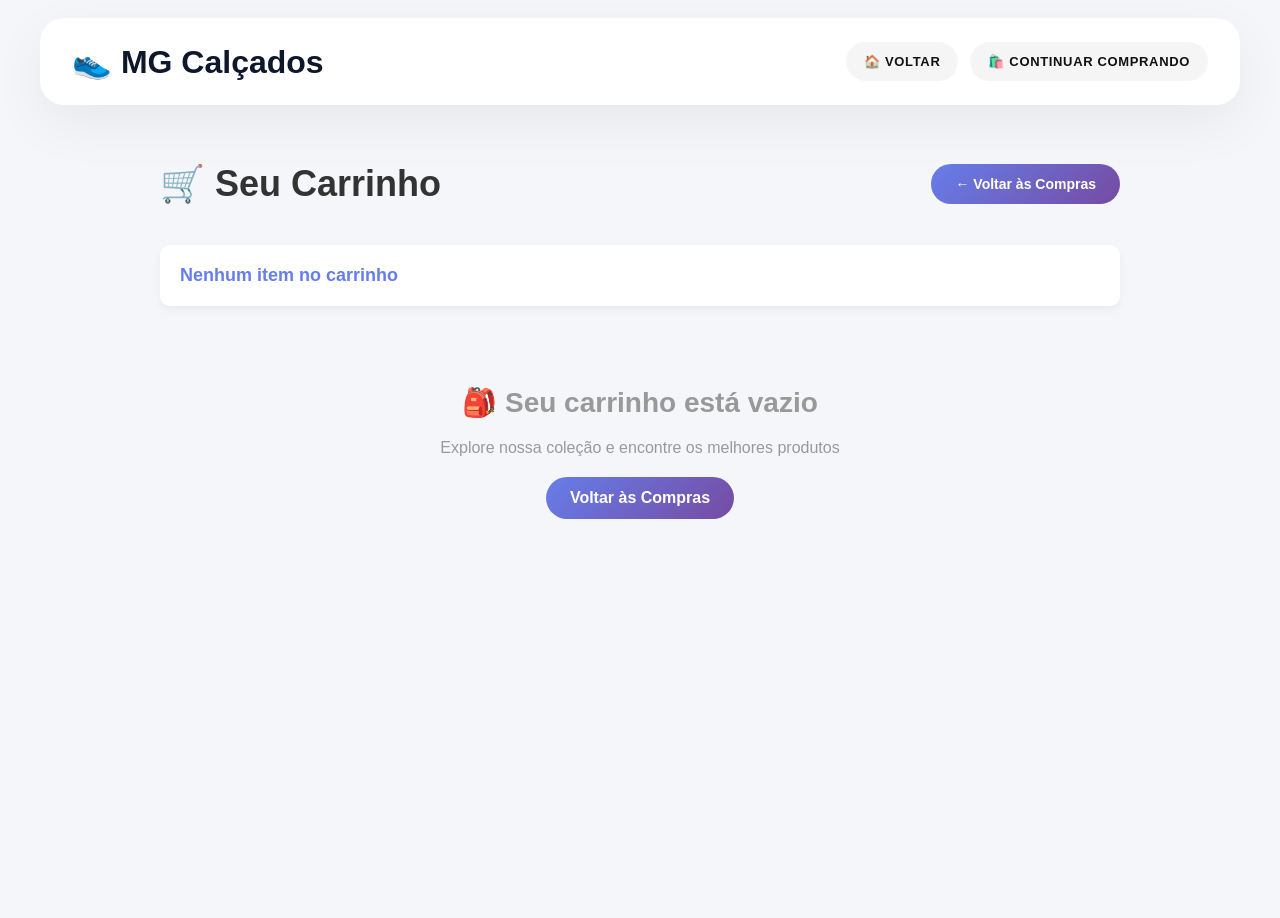
<file: carrinho.html>
<!DOCTYPE html>
<html lang="pt-br">
<head>
  <meta charset="UTF-8">
  <meta name="viewport" content="width=device-width, initial-scale=1.0">
  <title>Carrinho - MG Calçados</title>
  <link rel="stylesheet" href="style.css">
  <style>
    .container-carrinho {
      max-width: 1000px;
      margin: 0 auto;
      padding: 40px 20px;
    }

    .header-carrinho {
      display: flex;
      justify-content: space-between;
      align-items: center;
      margin-bottom: 40px;
      flex-wrap: wrap;
      gap: 20px;
    }

    .header-carrinho h1 {
      font-size: 36px;
      color: #333;
    }

    .btn-voltar {
      padding: 12px 24px;
      background: linear-gradient(135deg, #667eea 0%, #764ba2 100%);
      color: white;
      border: none;
      border-radius: 25px;
      cursor: pointer;
      font-weight: 600;
      font-size: 14px;
      transition: all 0.3s ease;
      text-decoration: none;
      display: inline-block;
    }

    .btn-voltar:hover {
      transform: translateX(-5px);
      box-shadow: 0 5px 15px rgba(102, 126, 234, 0.3);
    }

    .info-carrinho {
      background: white;
      padding: 20px;
      border-radius: 10px;
      margin-bottom: 20px;
      box-shadow: 0 4px 10px rgba(0, 0, 0, 0.05);
    }

    .info-carrinho h3 {
      color: #667eea;
      font-size: 18px;
      margin: 0;
    }

    #lista {
      display: flex;
      flex-direction: column;
      gap: 20px;
    }

    .item-carrinho {
      display: flex;
      gap: 20px;
      background: white;
      padding: 20px;
      border-radius: 12px;
      box-shadow: 0 4px 12px rgba(0, 0, 0, 0.08);
      transition: all 0.3s ease;
    }

    .item-carrinho:hover {
      box-shadow: 0 8px 20px rgba(0, 0, 0, 0.12);
      transform: translateY(-2px);
    }

    .item-carrinho img {
      width: 120px;
      height: 120px;
      object-fit: cover;
      border-radius: 10px;
      flex-shrink: 0;
    }

    .item-info {
      flex: 1;
      display: flex;
      flex-direction: column;
      justify-content: space-between;
    }

    .item-info p {
      margin: 5px 0;
      color: #333;
      font-weight: 500;
    }

    .item-info p:first-child {
      font-size: 18px;
      font-weight: 700;
      color: #333;
    }

    .item-info span {
      color: #667eea;
      font-size: 12px;
      text-transform: uppercase;
      letter-spacing: 1px;
    }

    .preco-item {
      font-size: 20px;
      color: #f5576c;
      font-weight: 700;
    }

    .btn-remover {
      background: linear-gradient(135deg, #f093fb 0%, #f5576c 100%);
      color: white;
      padding: 8px 16px;
      border: none;
      border-radius: 6px;
      cursor: pointer;
      font-weight: 600;
      font-size: 12px;
      transition: all 0.3s ease;
      width: fit-content;
    }

    .btn-remover:hover {
      transform: scale(1.05);
    }

    .resumo {
      background: white;
      padding: 30px;
      border-radius: 12px;
      box-shadow: 0 8px 25px rgba(102, 126, 234, 0.15);
      margin-top: 30px;
      border: 2px solid #667eea;
    }

    .resumo h2 {
      color: #333;
      margin-bottom: 15px;
      border-bottom: 2px solid #667eea;
      padding-bottom: 15px;
    }

    #total {
      font-size: 28px;
      color: #f5576c;
      font-weight: 700;
      margin-bottom: 20px;
    }

    .btn-finalizar {
      width: 100%;
      padding: 16px;
      background: linear-gradient(135deg, #f093fb 0%, #f5576c 100%);
      color: white;
      border: none;
      border-radius: 8px;
      font-weight: 700;
      font-size: 18px;
      cursor: pointer;
      transition: all 0.3s ease;
      box-shadow: 0 6px 20px rgba(245, 87, 108, 0.3);
    }

    .btn-finalizar:hover {
      transform: translateY(-2px);
      box-shadow: 0 8px 25px rgba(245, 87, 108, 0.5);
    }

    .btn-finalizar:disabled {
      opacity: 0.5;
      cursor: not-allowed;
    }

    .carrinho-vazio {
      text-align: center;
      padding: 60px 20px;
      color: #999;
    }

    .carrinho-vazio h2 {
      font-size: 28px;
      margin-bottom: 20px;
    }

    .carrinho-vazio a {
      display: inline-block;
      margin-top: 20px;
      padding: 12px 24px;
      background: linear-gradient(135deg, #667eea 0%, #764ba2 100%);
      color: white;
      border-radius: 25px;
      text-decoration: none;
      font-weight: 600;
      transition: all 0.3s ease;
    }

    .carrinho-vazio a:hover {
      transform: translateY(-2px);
      box-shadow: 0 5px 15px rgba(102, 126, 234, 0.3);
    }
  </style>
</head>
<body>

<header>
  <h1>👟 MG Calçados</h1>
  <nav>
    <a href="index.html">🏠 Voltar</a>
    <a href="index.html">🛍️ Continuar Comprando</a>
  </nav>
</header>

<div class="container-carrinho">
  <div class="header-carrinho">
    <h1>🛒 Seu Carrinho</h1>
    <button class="btn-voltar" onclick="window.location.href='index.html'">← Voltar às Compras</button>
  </div>

  <div class="info-carrinho">
    <h3 id="qtd"></h3>
  </div>

  <div id="lista"></div>

  <div class="resumo" id="resumo-container" style="display: none;">
    <h2>📋 Resumo do Pedido</h2>
    <h2 id="total"></h2>
    <button class="btn-finalizar" onclick="finalizarPedido()">✅ Finalizar Compra</button>
  </div>

  <div class="carrinho-vazio" id="vazio" style="display: none;">
    <h2>🎒 Seu carrinho está vazio</h2>
    <p>Explore nossa coleção e encontre os melhores produtos</p>
    <a href="index.html">Voltar às Compras</a>
  </div>
</div>

<script>
function formatarPreco(valor) {
  const numero = Number(valor);
  if (Number.isNaN(numero)) return "0,00";
  return numero.toLocaleString("pt-BR", { minimumFractionDigits: 2, maximumFractionDigits: 2 });
}

let carrinho = JSON.parse(localStorage.getItem("carrinho")) || [];

if (carrinho.length === 0) {
  document.getElementById("vazio").style.display = "block";
  document.getElementById("qtd").innerText = "Nenhum item no carrinho";
} else {
  document.getElementById("resumo-container").style.display = "block";
  
  document.getElementById("qtd").innerText = 
    `📦 Quantidade de itens: ${carrinho.length}`;

  let total = 0;
  const lista = document.getElementById("lista");

  carrinho.forEach((item, index) => {
    total += item.preco;

    lista.innerHTML += `
      <div class="item-carrinho">
        <img src="${item.imagem}" alt="${item.nome}">
        <div class="item-info">
          <p>${item.nome}</p>
          <div>
            <span>Opção #:</span> <p>${item.opcao || '—'}</p>
            <span>Cor:</span> <p>${item.cor}</p>
            <span>Tamanho:</span> <p>${item.tamanho}</p>
          </div>
        </div>
        <div style="display: flex; flex-direction: column; justify-content: space-between; text-align: right;">
          <p class="preco-item">R$ ${formatarPreco(item.preco)}</p>
          <button class="btn-remover" onclick="removerItem(${index})">🗑️ Remover</button>
        </div>
      </div>
    `;
  });

  document.getElementById("total").innerText = 
    `💰 Total: R$ ${formatarPreco(total)}`;
}

function removerItem(index) {
  carrinho.splice(index, 1);
  localStorage.setItem("carrinho", JSON.stringify(carrinho));
  location.reload();
}

function finalizarPedido() {
  if (carrinho.length > 0) {
    const total = carrinho.reduce((acc, item) => acc + item.preco, 0);
    const mensagem = `Olá! Gostaria de finalizar meu pedido. Total: R$ ${formatarPreco(total)}`;
    const telefone = "5565999483124";
    const url = `https://wa.me/${telefone}?text=${encodeURIComponent(mensagem)}`;
    window.open(url, "_blank");
  }
}
</script>

</body>
</html>
</file>
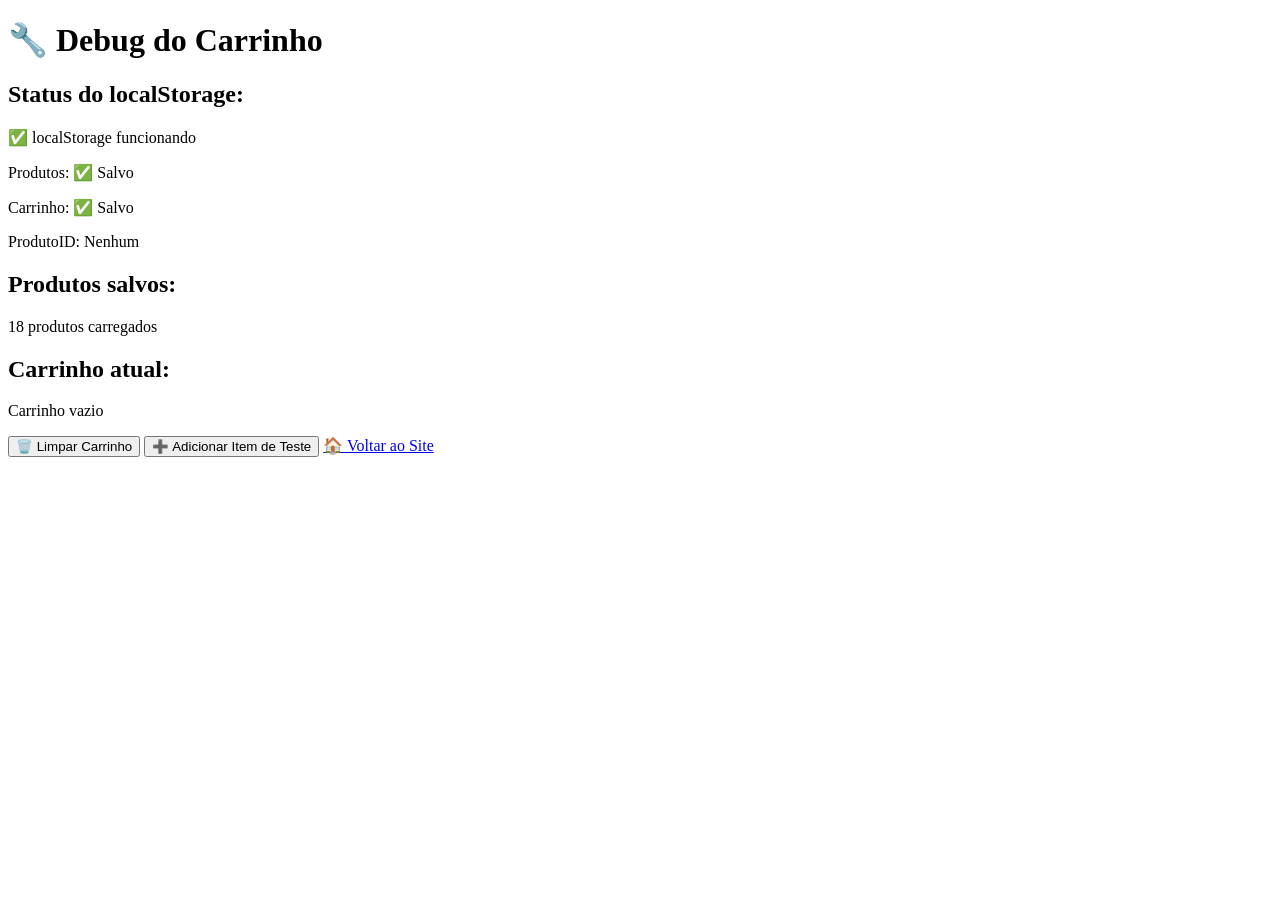
<file: debug.html>
<!DOCTYPE html>
<html lang="pt-br">
<head>
  <meta charset="UTF-8">
  <meta name="viewport" content="width=device-width, initial-scale=1.0">
  <title>Debug - MG Calçados</title>
</head>
<body>
  <h1>🔧 Debug do Carrinho</h1>

  <h2>Status do localStorage:</h2>
  <div id="status"></div>

  <h2>Produtos salvos:</h2>
  <div id="produtos"></div>

  <h2>Carrinho atual:</h2>
  <div id="carrinho"></div>

  <button onclick="limparCarrinho()">🗑️ Limpar Carrinho</button>
  <button onclick="adicionarTeste()">➕ Adicionar Item de Teste</button>
  <a href="index.html">🏠 Voltar ao Site</a>

  <script>
    function formatarPreco(valor) {
      const numero = Number(valor);
      if (Number.isNaN(numero)) return "0,00";
      return numero.toLocaleString("pt-BR", { minimumFractionDigits: 2, maximumFractionDigits: 2 });
    }

    function atualizarStatus() {
      const status = document.getElementById("status");
      const produtos = document.getElementById("produtos");
      const carrinho = document.getElementById("carrinho");

      // Status localStorage
      try {
        const lsProdutos = localStorage.getItem("produtos");
        const lsCarrinho = localStorage.getItem("carrinho");
        const lsProdutoID = localStorage.getItem("produtoID");

        status.innerHTML = `
          <p>✅ localStorage funcionando</p>
          <p>Produtos: ${lsProdutos ? '✅ Salvo' : '❌ Não encontrado'}</p>
          <p>Carrinho: ${lsCarrinho ? '✅ Salvo' : '❌ Não encontrado'}</p>
          <p>ProdutoID: ${lsProdutoID || 'Nenhum'}</p>
        `;

        // Produtos
        if (lsProdutos) {
          const prods = JSON.parse(lsProdutos);
          produtos.innerHTML = `<p>${prods.length} produtos carregados</p>`;
        } else {
          produtos.innerHTML = `<p>❌ Nenhum produto encontrado</p>`;
        }

        // Carrinho
        if (lsCarrinho) {
          const cart = JSON.parse(lsCarrinho);
          if (Array.isArray(cart) && cart.length > 0) {
            carrinho.innerHTML = `<p>${cart.length} itens no carrinho:</p><ul>`;
            cart.forEach((item, i) => {
              carrinho.innerHTML += `<li>${i+1}. ${item.nome} - ${item.cor} - Tamanho ${item.tamanho} - R$ ${formatarPreco(item.preco)}</li>`;
            });
            carrinho.innerHTML += `</ul>`;
          } else {
            carrinho.innerHTML = `<p>Carrinho vazio</p>`;
          }
        } else {
          carrinho.innerHTML = `<p>❌ Carrinho não inicializado</p>`;
        }

      } catch (error) {
        status.innerHTML = `<p>❌ Erro no localStorage: ${error.message}</p>`;
      }
    }

    function limparCarrinho() {
      localStorage.setItem("carrinho", JSON.stringify([]));
      atualizarStatus();
      alert("Carrinho limpo!");
    }

    function adicionarTeste() {
      const itemTeste = {
        nome: "Item de Teste",
        preco: 99.90,
        cor: "Azul",
        tamanho: "42",
        imagem: "https://via.placeholder.com/200",
        opcao: 1
      };

      let carrinho = JSON.parse(localStorage.getItem("carrinho")) || [];
      carrinho.push(itemTeste);
      localStorage.setItem("carrinho", JSON.stringify(carrinho));

      atualizarStatus();
      alert("Item de teste adicionado!");
    }

    // Atualizar ao carregar
    atualizarStatus();
  </script>
</body>
</html>
</file>
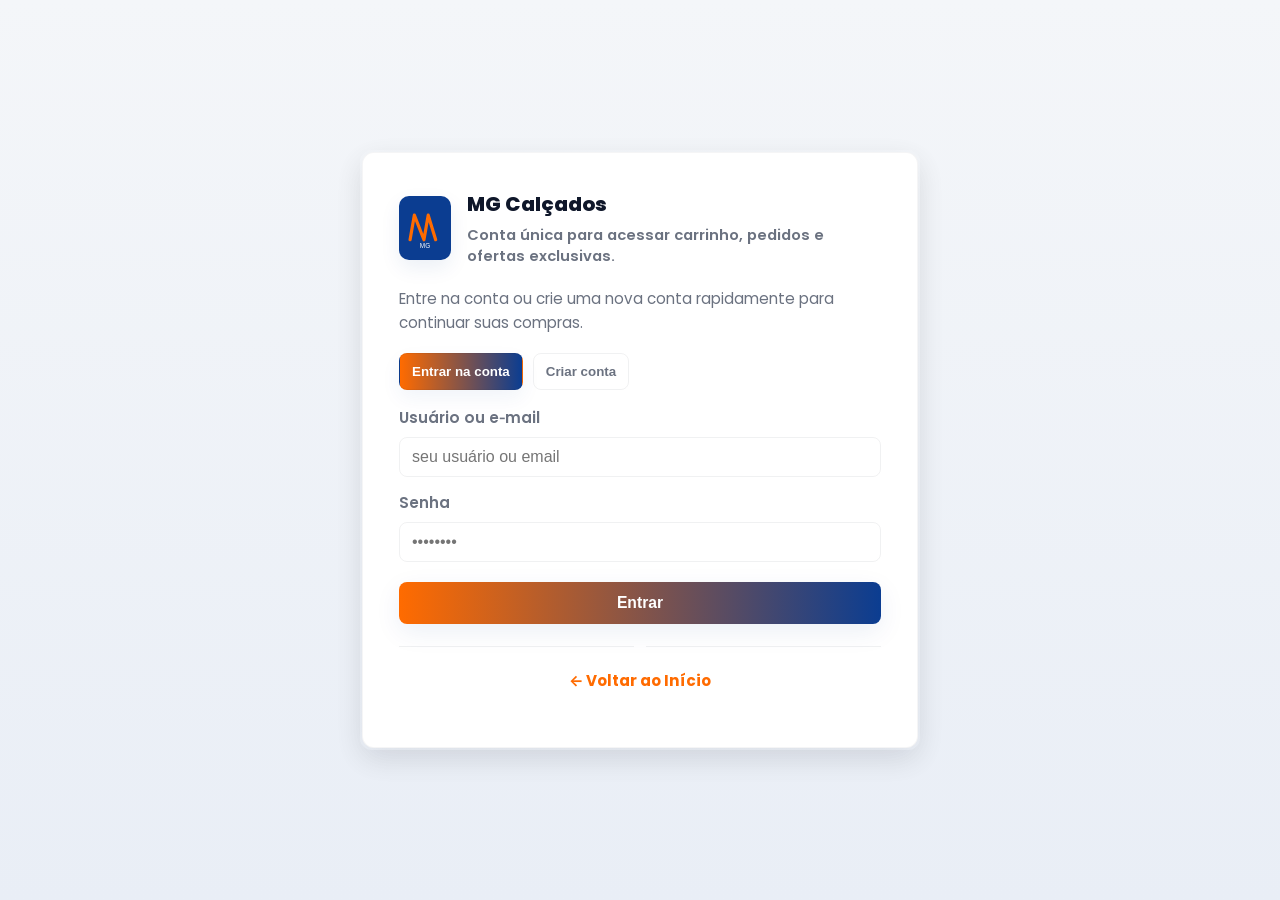
<file: login.html>
<!DOCTYPE html>
<html lang="pt-br">
<head>
  <meta charset="UTF-8">
  <meta name="viewport" content="width=device-width, initial-scale=1.0">
  <title>Login - MG Calçados</title>
  <link rel="stylesheet" href="style.css">
  <link href="https://fonts.googleapis.com/css2?family=Inter:wght@400;600;700;800&family=Poppins:wght@500;700&display=swap" rel="stylesheet">
  <style>
    :root {
      color-scheme: light;
      --bg: #f4f6f9;
      --card: #ffffff;
      --muted: #6b7280;
      --text: #0f172a;
      --accent: #ff6b00; /* laranja Centauro-like */
      --accent-600: #0b3d91; /* azul escuro */
      font-family: 'Inter', 'Poppins', 'Segoe UI', Tahoma, Geneva, Verdana, sans-serif;
      font-size: 16px;
    }

    * { box-sizing: border-box; }

    body {
      margin: 0;
      min-height: 100vh;
      display: grid;
      place-items: center;
      background: linear-gradient(180deg, var(--bg) 0%, #e9eef6 100%);
      color: var(--text);
    }

    .container-auth {
      width: min(560px, calc(100vw - 32px));
      padding: 2px;
      border-radius: 12px;
      background: transparent;
      box-shadow: 0 10px 30px rgba(15, 23, 42, 0.06);
    }

    .auth-card {
      background: var(--card);
      border-radius: 12px;
      padding: 36px 36px;
      box-shadow: 0 10px 30px rgba(2,6,23,0.06);
      border: 1px solid rgba(15, 23, 42, 0.04);
    }

    .auth-header { display:flex; gap:16px; align-items:center; margin-bottom:20px }
    .brand-mark { width:64px; height:64px; display:block; border-radius:10px; overflow:hidden; box-shadow:0 8px 20px rgba(11,61,145,0.08) }
    .brand-mark img, .brand-mark svg { width:100%; height:100%; display:block; object-fit:cover }
    .auth-header h1 { font-size:1.25rem; margin:0; color:var(--text); font-weight:800 }
    .auth-header small { display:block; color:var(--muted); margin-top:6px; font-size:0.92rem; font-weight:600 }

    .auth-card p { color:var(--muted); margin:0 0 18px; font-size:0.95rem; line-height:1.6; max-width:56ch }

    .auth-tabs { display:flex; gap:10px; margin-bottom:16px }
    .tab-button { border:1px solid rgba(15,23,42,0.06); background:transparent; padding:10px 12px; color:var(--muted); border-radius:8px; font-weight:700; cursor:pointer; transition:all 0.12s }
    .tab-button.active { color:var(--card); background: linear-gradient(90deg,var(--accent),var(--accent-600)); box-shadow:0 8px 20px rgba(11,61,145,0.06) }

    .auth-message { border-radius:8px; padding:12px 14px; margin-bottom:14px; font-size:0.95rem; line-height:1.3; border:1px solid transparent; background:rgba(88,102,130,0.02); color:var(--muted) }
    .auth-message.success { border-color: rgba(11,61,145,0.08); background: rgba(11,61,145,0.04); color:var(--accent-600) }
    .auth-message.error { border-color: rgba(244,63,94,0.12); background: rgba(244,63,94,0.04); color:#c5304a }

    .form-group { margin-bottom:14px }
    label { display:block; margin-bottom:8px; color:var(--muted); font-weight:600; font-size:0.95rem }
    input[type="text"], input[type="email"], input[type="password"] { width:100%; padding:10px 12px; border-radius:8px; border:1px solid rgba(15,23,42,0.06); background:transparent; color:var(--text); font-size:1rem }
    input:focus { outline:none; border-color:var(--accent); box-shadow:0 6px 18px rgba(11,61,145,0.06) }

    .btn-auth { width:100%; padding:12px 16px; margin-top:6px; background: linear-gradient(90deg,var(--accent),var(--accent-600)); color:white; border:none; border-radius:8px; font-size:0.98rem; font-weight:800; cursor:pointer; box-shadow:0 8px 26px rgba(11,61,145,0.08); transition:transform 0.12s }
    .btn-auth:hover { transform:translateY(-2px); box-shadow:0 12px 36px rgba(11,61,145,0.12) }

    .divider { display:flex; align-items:center; gap:12px; margin:22px 0; color:var(--muted); font-size:0.88rem }
    .divider::before, .divider::after { content:""; flex:1; height:1px; background:rgba(15,23,42,0.06) }

    .auth-links { text-align:center; margin-top:8px }
    .auth-links a, .btn-home { color:var(--accent); text-decoration:none; font-weight:700 }
    .auth-links a:hover, .btn-home:hover { color:var(--accent-600) }

    .hidden { display:none }

    /* Panels animation helpers */
    .panel { opacity:0; transform:translateY(8px); transition: opacity 220ms ease, transform 220ms ease }
    .panel.visible { opacity:1; transform:translateY(0) }

    @media (max-width:540px) { .container-auth { width:min(100vw - 24px,100%) } .auth-card { padding:28px 20px } .auth-tabs { grid-template-columns:1fr } }
  </style>
</head>
<body>

<div class="container-auth">
  <div class="auth-card">
      <div class="auth-header">
        <div class="brand-mark"><img src="logo.svg" alt="MG"></div>
        <div>
          <h1>MG Calçados</h1>
          <small>Conta única para acessar carrinho, pedidos e ofertas exclusivas.</small>
        </div>
      </div>
      <p>Entre na conta ou crie uma nova conta rapidamente para continuar suas compras.</p>
    <div class="auth-tabs">
      <button class="tab-button active" id="tabLogin" type="button" onclick="mostrarLogin()">Entrar na conta</button>
      <button class="tab-button" id="tabCriar" type="button" onclick="mostrarCadastro()">Criar conta</button>
    </div>

    <div id="authMessage" class="auth-message hidden"></div>

    <div id="loginPanel" class="panel visible">
      <form id="loginForm" onsubmit="fazerLogin(event)">
        <div class="form-group">
          <label for="user">Usuário ou e‑mail</label>
          <input type="text" id="user" required placeholder="seu usuário ou email">
        </div>

        <div class="form-group">
          <label for="senha">Senha</label>
          <input type="password" id="senha" required placeholder="••••••••">
        </div>

        <button type="submit" class="btn-auth">Entrar</button>
      </form>
    </div>

    <div id="cadastroPanel" class="panel hidden">
      <form id="cadastroForm" onsubmit="salvarCadastro(event)">
        <div class="form-group">
          <label for="usuario">Nome de usuário</label>
          <input type="text" id="usuario" required placeholder="Digite seu usuário">
        </div>

        <div class="form-group">
          <label for="email">Email</label>
          <input type="email" id="email" required placeholder="seu@email.com">
        </div>

        <div class="form-group">
          <label for="senhaCadastro">Senha</label>
          <input type="password" id="senhaCadastro" required placeholder="••••••••">
        </div>

        <div class="form-group">
          <label for="confirmarSenha">Confirmar senha</label>
          <input type="password" id="confirmarSenha" required placeholder="••••••••">
        </div>

        <button type="submit" class="btn-auth">Criar conta</button>
      </form>
    </div>

    <div class="divider"></div>

    <div class="auth-links">
      <p><a href="index.html" class="btn-home">← Voltar ao Início</a></p>
    </div>
  </div>
</div>

<script>
function getUsuariosStorage() {
  const usuarios = localStorage.getItem("usuarios");
  if (!usuarios) return [];
  try {
    return JSON.parse(usuarios);
  } catch (error) {
    console.warn("Erro ao ler usuários do localStorage:", error);
    return [];
  }
}

function salvarUsuariosStorage(usuarios) {
  localStorage.setItem("usuarios", JSON.stringify(usuarios));
}

function mostrarMensagem(mensagem, tipo = "error") {
  const authMessage = document.getElementById("authMessage");
  authMessage.textContent = mensagem;
  authMessage.className = `auth-message ${tipo}`;
  authMessage.classList.remove("hidden");
}

function limparMensagem() {
  const authMessage = document.getElementById("authMessage");
  authMessage.textContent = "";
  authMessage.className = "auth-message hidden";
}
function showPanel(id) {
  const panel = document.getElementById(id);
  if (!panel) return;
  panel.classList.remove('hidden');
  requestAnimationFrame(() => panel.classList.add('visible'));
}

function hidePanel(id) {
  const panel = document.getElementById(id);
  if (!panel) return;
  panel.classList.remove('visible');
  setTimeout(() => panel.classList.add('hidden'), 240);
}

function mostrarLogin(mensagem = "", tipo = "success") {
  hidePanel('cadastroPanel');
  showPanel('loginPanel');
  document.getElementById("tabLogin").classList.add("active");
  document.getElementById("tabCriar").classList.remove("active");
  if (mensagem) mostrarMensagem(mensagem, tipo); else limparMensagem();
}

function mostrarCadastro() {
  hidePanel('loginPanel');
  showPanel('cadastroPanel');
  document.getElementById("tabLogin").classList.remove("active");
  document.getElementById("tabCriar").classList.add("active");
}

function fazerLogin(event) {
  event.preventDefault();
  const user = document.getElementById("user").value.trim();
  const senha = document.getElementById("senha").value;
  if (!user || !senha) {
    mostrarMensagem("Preencha usuário/email e senha para entrar.", "error");
    return;
  }

  const usuarios = getUsuariosStorage();
  const usuarioEncontrado = usuarios.find(u => u.usuario === user || u.email === user);
  if (!usuarioEncontrado) {
    mostrarMensagem("Usuário não encontrado. Crie sua conta primeiro.", "error");
    mostrarCadastro();
    return;
  }

  if (usuarioEncontrado.senha !== senha) {
    mostrarMensagem("Senha incorreta. Tente novamente.", "error");
    return;
  }

  localStorage.setItem("usuario", JSON.stringify(usuarioEncontrado));
  mostrarMensagem(`Bem-vindo ${usuarioEncontrado.usuario}! Redirecionando...`, "success");
  setTimeout(() => { window.location.href = "index.html"; }, 900);
}

function salvarCadastro(event) {
  event.preventDefault();

  const usuario = document.getElementById("usuario").value.trim();
  const email = document.getElementById("email").value.trim().toLowerCase();
  const senha = document.getElementById("senhaCadastro").value;
  const confirmarSenha = document.getElementById("confirmarSenha").value;

  if (!usuario || !email || !senha || !confirmarSenha) {
    mostrarMensagem("Preencha todos os campos antes de continuar.", "error");
    return;
  }

  if (senha !== confirmarSenha) {
    mostrarMensagem("As senhas não coincidem. Tente novamente.", "error");
    return;
  }

  const usuarios = getUsuariosStorage();
  const existeUsuario = usuarios.some(u => u.usuario === usuario || u.email === email);
  if (existeUsuario) {
    mostrarMensagem("Já existe um cadastro com este usuário ou email. Faça login ou use outro email.", "error");
    return;
  }

  usuarios.push({ usuario, email, senha });
  salvarUsuariosStorage(usuarios);

  mostrarLogin("🎉 Conta criada com sucesso! Agora faça login.", "success");
}

mostrarLogin();
</script>

</body>
</html>
</file>
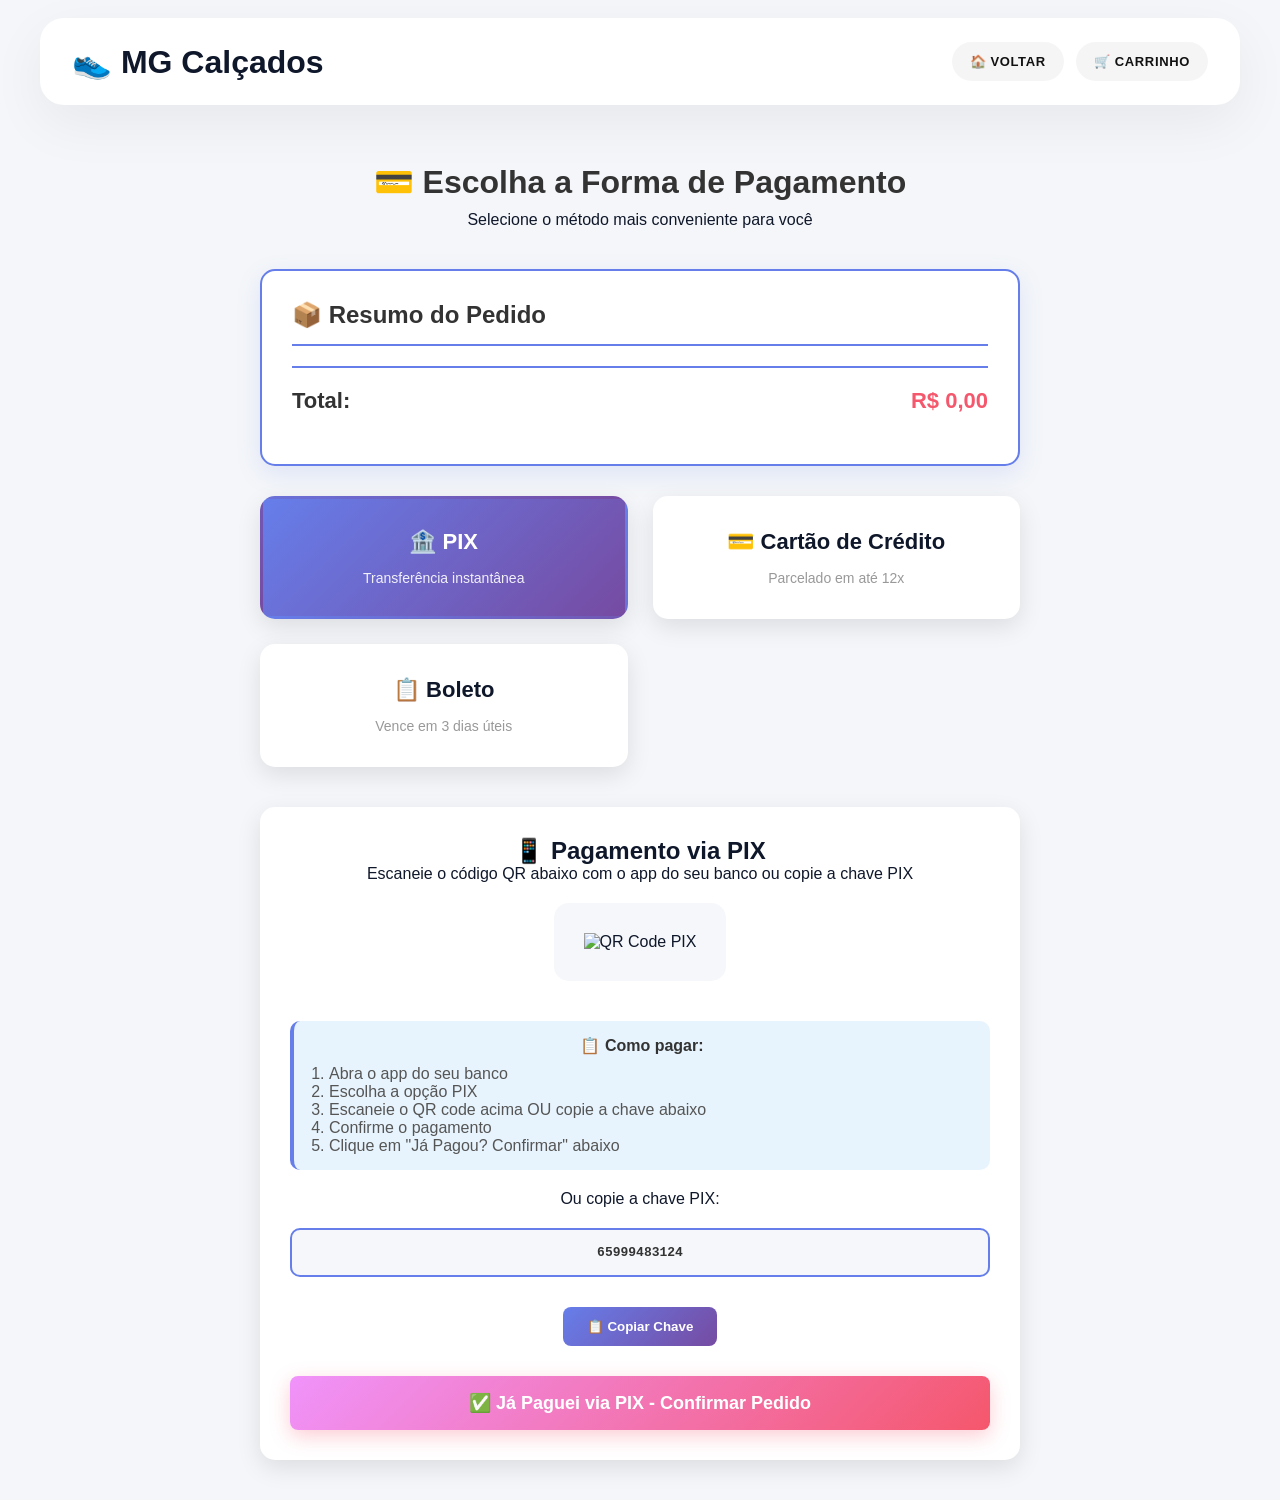
<file: pagamento.html>
<!DOCTYPE html>
<html lang="pt-br">
<head>
  <meta charset="UTF-8">
  <meta name="viewport" content="width=device-width, initial-scale=1.0">
  <title>Pagamento - MG Calçados</title>
  <link rel="stylesheet" href="style.css">
  <style>
    .container-pagamento {
      max-width: 800px;
      margin: 0 auto;
      padding: 40px 20px;
    }

    .header-pagamento {
      text-align: center;
      margin-bottom: 40px;
    }

    .header-pagamento h1 {
      font-size: 32px;
      color: #333;
      margin-bottom: 10px;
    }

    .opcoes-pagamento {
      display: grid;
      grid-template-columns: repeat(auto-fit, minmax(250px, 1fr));
      gap: 25px;
      margin-bottom: 40px;
    }

    .card-pagamento {
      background: white;
      padding: 30px;
      border-radius: 15px;
      box-shadow: 0 8px 25px rgba(0, 0, 0, 0.1);
      text-align: center;
      cursor: pointer;
      transition: all 0.3s ease;
      border: 3px solid transparent;
    }

    .card-pagamento:hover {
      transform: translateY(-5px);
      box-shadow: 0 12px 35px rgba(0, 0, 0, 0.15);
      border-color: #667eea;
    }

    .card-pagamento.ativo {
      background: linear-gradient(135deg, #667eea 0%, #764ba2 100%);
      color: white;
    }

    .card-pagamento h3 {
      font-size: 22px;
      margin-bottom: 15px;
    }

    .card-pagamento p {
      font-size: 14px;
      color: #999;
      margin: 0;
    }

    .card-pagamento.ativo p {
      color: rgba(255, 255, 255, 0.9);
    }

    .resumo-pedido {
      background: white;
      padding: 30px;
      border-radius: 15px;
      box-shadow: 0 8px 25px rgba(102, 126, 234, 0.15);
      margin-bottom: 30px;
      border: 2px solid #667eea;
    }

    .resumo-pedido h2 {
      color: #333;
      border-bottom: 2px solid #667eea;
      padding-bottom: 15px;
      margin-bottom: 20px;
    }

    .item-resumo {
      display: flex;
      justify-content: space-between;
      padding: 10px 0;
      border-bottom: 1px solid #e0e0e0;
      color: #333;
    }

    .item-resumo:last-child {
      border-bottom: none;
    }

    .item-resumo .preco {
      font-weight: 700;
      color: #f5576c;
    }

    .total-resumo {
      display: flex;
      justify-content: space-between;
      padding: 20px 0;
      border-top: 2px solid #667eea;
      margin-top: 20px;
      font-size: 22px;
      font-weight: 700;
      color: #333;
    }

    .total-resumo .valor {
      color: #f5576c;
    }

    .pix-container {
      background: white;
      padding: 30px;
      border-radius: 15px;
      box-shadow: 0 8px 25px rgba(0, 0, 0, 0.1);
      text-align: center;
      display: none;
    }

    .pix-container.ativo {
      display: block;
    }

    .qrcode-container {
      background: #f5f7fa;
      padding: 30px;
      border-radius: 15px;
      display: inline-block;
      margin: 20px 0;
    }

    .qrcode-container img {
      width: 280px;
      height: 280px;
    }

    .chave-pix {
      background: #f5f7fa;
      padding: 15px;
      border-radius: 10px;
      margin: 20px 0;
      font-family: monospace;
      font-weight: 700;
      color: #333;
      word-break: break-all;
      border: 2px solid #667eea;
    }

    .btn-copiar {
      padding: 12px 24px;
      background: linear-gradient(135deg, #667eea 0%, #764ba2 100%);
      color: white;
      border: none;
      border-radius: 8px;
      cursor: pointer;
      font-weight: 700;
      transition: all 0.3s ease;
      margin: 10px;
    }

    .btn-copiar:hover {
      transform: translateY(-2px);
      box-shadow: 0 5px 15px rgba(102, 126, 234, 0.3);
    }

    .btn-finalizar {
      width: 100%;
      padding: 16px;
      background: linear-gradient(135deg, #f093fb 0%, #f5576c 100%);
      color: white;
      border: none;
      border-radius: 8px;
      font-weight: 700;
      font-size: 18px;
      cursor: pointer;
      transition: all 0.3s ease;
      box-shadow: 0 6px 20px rgba(245, 87, 108, 0.3);
      margin-top: 20px;
    }

    .btn-finalizar:hover {
      transform: translateY(-2px);
      box-shadow: 0 8px 25px rgba(245, 87, 108, 0.5);
    }

    .mensagem-sucesso {
      background: #4ade80;
      color: white;
      padding: 15px;
      border-radius: 8px;
      margin: 20px 0;
      text-align: center;
      display: none;
    }

    .mensagem-sucesso.ativo {
      display: block;
    }
  </style>
</head>
<body>

<header>
  <h1>👟 MG Calçados</h1>
  <nav>
    <a href="index.html">🏠 Voltar</a>
    <a href="carrinho.html">🛒 Carrinho</a>
  </nav>
</header>

<div class="container-pagamento">
  <div class="header-pagamento">
    <h1>💳 Escolha a Forma de Pagamento</h1>
    <p>Selecione o método mais conveniente para você</p>
  </div>

  <div class="resumo-pedido">
    <h2>📦 Resumo do Pedido</h2>
    <div id="itens-resumo"></div>
    <div class="total-resumo">
      <span>Total:</span>
      <span class="valor" id="total-valor">R$ 0,00</span>
    </div>
  </div>

  <div class="opcoes-pagamento">
    <div class="card-pagamento ativo" onclick="selecionarPagamento('pix')">
      <h3>🏦 PIX</h3>
      <p>Transferência instantânea</p>
    </div>
    <div class="card-pagamento" onclick="selecionarPagamento('credito')">
      <h3>💳 Cartão de Crédito</h3>
      <p>Parcelado em até 12x</p>
    </div>
    <div class="card-pagamento" onclick="selecionarPagamento('boleto')">
      <h3>📋 Boleto</h3>
      <p>Vence em 3 dias úteis</p>
    </div>
  </div>

  <div class="pix-container ativo">
    <h2>📱 Pagamento via PIX</h2>
    <p>Escaneie o código QR abaixo com o app do seu banco ou copie a chave PIX</p>
    
    <div class="qrcode-container">
      <img id="qrcode" alt="QR Code PIX">
    </div>

    <div style="background: #e8f4fd; padding: 15px; border-radius: 10px; margin: 20px 0; border-left: 4px solid #667eea;">
      <h4 style="margin: 0 0 10px 0; color: #333;">📋 Como pagar:</h4>
      <ol style="text-align: left; margin: 0; padding-left: 20px; color: #555;">
        <li>Abra o app do seu banco</li>
        <li>Escolha a opção PIX</li>
        <li>Escaneie o QR code acima OU copie a chave abaixo</li>
        <li>Confirme o pagamento</li>
        <li>Clique em "Já Pagou? Confirmar" abaixo</li>
      </ol>
    </div>

    <p>Ou copie a chave PIX:</p>
    <div class="chave-pix" id="chave-pix">65999483124</div>
    
    <button class="btn-copiar" onclick="copiarChavePix()">📋 Copiar Chave</button>
    
    <button class="btn-finalizar" onclick="confirmarPagamentoPIX()">✅ Já Paguei via PIX - Confirmar Pedido</button>
  </div>

  <div class="pix-container">
    <h2>💳 Pagamento com Cartão de Crédito</h2>
    <p>Preencha os dados do seu cartão</p>
    
    <form style="margin-top: 20px;">
      <div style="margin-bottom: 15px;">
        <label style="display: block; margin-bottom: 5px; text-align: left;">Número do Cartão</label>
        <input type="text" placeholder="0000 0000 0000 0000" maxlength="19" style="width: 100%; padding: 12px; border: 2px solid #667eea; border-radius: 8px;">
      </div>
      <div style="display: grid; grid-template-columns: 1fr 1fr; gap: 15px;">
        <div>
          <label style="display: block; margin-bottom: 5px;">Validade</label>
          <input type="text" placeholder="MM/AA" maxlength="5" style="width: 100%; padding: 12px; border: 2px solid #667eea; border-radius: 8px;">
        </div>
        <div>
          <label style="display: block; margin-bottom: 5px;">CVV</label>
          <input type="text" placeholder="000" maxlength="3" style="width: 100%; padding: 12px; border: 2px solid #667eea; border-radius: 8px;">
        </div>
      </div>
      <button class="btn-finalizar" type="button" onclick="confirmarPagamento('credito')">💳 Processar Pagamento</button>
    </form>
  </div>

  <div class="pix-container">
    <h2>📋 Pagamento com Boleto</h2>
    <p>Código de barras gerado automaticamente</p>
    
    <div style="background: white; padding: 30px; border: 2px solid #667eea; border-radius: 10px; margin: 30px 0; font-family: monospace; font-weight: 700; word-break: break-all;">
      12345.67890 12345.678901 12345.678901 1 12345678901234
    </div>
    
    <button class="btn-finalizar" onclick="confirmarPagamento('boleto')">📥 Gerar Boleto PDF</button>
  </div>

  <div class="mensagem-sucesso" id="mensagem-sucesso">
    <h3>✅ Pagamento Confirmado!</h3>
    <p>Seu pedido foi recebido com sucesso. Você receberá um email com os detalhes.</p>
  </div>
</div>

<script>
let carrinho = JSON.parse(localStorage.getItem("carrinho")) || [];
let total = carrinho.reduce((soma, item) => soma + item.preco, 0);

function formatarPreco(valor) {
  const numero = Number(valor);
  if (Number.isNaN(numero)) return "0,00";
  return numero.toLocaleString("pt-BR", { minimumFractionDigits: 2, maximumFractionDigits: 2 });
}

// Renderizar resumo
const resumoContainer = document.getElementById("itens-resumo");
carrinho.forEach(item => {
  resumoContainer.innerHTML += `
    <div class="item-resumo">
      <span>${item.nome} (${item.cor}) - Tam ${item.tamanho}</span>
      <span class="preco">R$ ${formatarPreco(item.preco)}</span>
    </div>
  `;
});

document.getElementById("total-valor").innerText = "R$ " + formatarPreco(total);

// QR CODE PIX
const chavePix = "65999483124";

// String PIX simplificada (funciona com a maioria dos bancos)
const pixString = `00020126360014br.gov.bcb.pix0113${chavePix}5204000053039865802BR5913MG Calcados6009SAO PAULO62070503***6304`;

document.getElementById("qrcode").src =
  `https://api.qrserver.com/v1/create-qr-code/?size=280x280&data=${encodeURIComponent(pixString)}`;

function selecionarPagamento(tipo) {
  // Atualizar cards
  document.querySelectorAll(".card-pagamento").forEach(card => {
    card.classList.remove("ativo");
  });
  event.target.closest(".card-pagamento").classList.add("ativo");

  // Atualizar containers
  document.querySelectorAll(".pix-container").forEach(container => {
    container.classList.remove("ativo");
  });

  const indice = ["pix", "credito", "boleto"].indexOf(tipo);
  document.querySelectorAll(".pix-container")[indice].classList.add("ativo");
}

function copiarChavePix() {
  const chave = document.getElementById("chave-pix").innerText;
  navigator.clipboard.writeText(chave).then(() => {
    alert("✅ Chave PIX copiada com sucesso!");
  });
}

function confirmarPagamento(tipo) {
  console.log("=== CONFIRMANDO PAGAMENTO ===");
  console.log("Tipo de pagamento:", tipo);

  if (tipo === 'pix') {
    console.log("Processando PIX - apenas confirma, não abre WhatsApp");
    // Para PIX, apenas confirma e limpa o carrinho
    localStorage.setItem("carrinho", JSON.stringify([]));
    document.getElementById("mensagem-sucesso").classList.add("ativo");
    alert("✅ Pagamento via PIX confirmado! Obrigado pela compra.");
    setTimeout(() => {
      window.location.href = "index.html";
    }, 3000);
  } else {
    console.log("Processando", tipo, "- abrindo WhatsApp");
    // Para outros métodos, ainda abre WhatsApp
    localStorage.setItem("carrinho", JSON.stringify([]));

    const mensagem = `Olá! Realizei o pagamento de R$ ${formatarPreco(total)} via ${tipo.toUpperCase()}. Pedido confirmado!`;
    const telefone = "5565999483124";
    const url = `https://wa.me/${telefone}?text=${encodeURIComponent(mensagem)}`;

    window.open(url, "_blank");

    document.getElementById("mensagem-sucesso").classList.add("ativo");
    setTimeout(() => {
      window.location.href = "index.html";
    }, 3000);
  }
}

function confirmarPagamentoPIX() {
  console.log("=== CONFIRMANDO PAGAMENTO PIX ===");
  console.log("Apenas confirmando PIX - NÃO abre WhatsApp");

  // Limpar carrinho
  localStorage.setItem("carrinho", JSON.stringify([]));

  // Mostrar mensagem de sucesso
  document.getElementById("mensagem-sucesso").classList.add("ativo");

  // Alert de confirmação
  alert("✅ Pagamento via PIX confirmado com sucesso!\n\nObrigado pela sua compra!\n\nVocê será redirecionado para a página inicial em 3 segundos.");

  // Redirecionar após 3 segundos
  setTimeout(() => {
    window.location.href = "index.html";
  }, 3000);
}
</file>
<file: style.css>
* {
  margin: 0;
  padding: 0;
  box-sizing: border-box;
}

body {
  font-family: 'Segoe UI', Tahoma, Geneva, Verdana, sans-serif;
  background: linear-gradient(135deg, #f5f7fa 0%, #c3cfe2 100%);
  min-height: 100vh;
}
/* Reset básico */
* { box-sizing: border-box; margin: 0; padding: 0 }
body { font-family: 'Poppins', 'Inter', Arial, sans-serif; background: #f4f6f9; color:#0f172a }

/* Header */
header {
  display:flex;
  flex-wrap:wrap;
  align-items:center;
  justify-content:space-between;
  gap:24px;
  padding:24px 32px;
  max-width:1200px;
  margin:18px auto;
  background:#ffffff;
  border-radius:24px;
  box-shadow:0 18px 55px rgba(15,23,42,0.06);
}
header .brand {
  display:flex;
  align-items:center;
  gap:16px;
}
header .brand img {
  width:56px;
  height:56px;
}
header .brand h1 {
  font-size:20px;
  font-weight:800;
  letter-spacing:0.12em;
  text-transform:uppercase;
  color:#111111;
}
header .brand p {
  margin-top:4px;
  font-size:13px;
  color:#69707a;
  letter-spacing:0.06em;
}
nav {
  display:flex;
  flex-wrap:wrap;
  gap:12px;
  align-items:center;
}
nav a {
  display:inline-flex;
  align-items:center;
  gap:8px;
  padding:12px 18px;
  border-radius:999px;
  text-decoration:none;
  color:#111111;
  background:rgba(17,17,17,0.04);
  font-size:13px;
  font-weight:700;
  text-transform:uppercase;
  letter-spacing:0.05em;
  transition:background .18s ease, transform .18s ease, color .18s ease;
}
nav a:hover {
  background:#111111;
  color:#ffffff;
  transform:translateY(-1px);
}
.cart-link {
  background:#111111;
  color:#ffffff;
}
.cart-count {
  display:inline-flex;
  align-items:center;
  justify-content:center;
  min-width:24px;
  height:24px;
  padding:0 8px;
  border-radius:999px;
  background:#ff6a00;
  font-size:12px;
  font-weight:800;
}

/* Hero */
.hero { max-width:1200px; margin:12px auto; display:grid; grid-template-columns:1.05fr .95fr; gap:28px; align-items:center; padding:28px 32px }
.hero .hero-content { display:flex; flex-direction:column; gap:18px }
.hero .tagline { display:inline-block; text-transform:uppercase; color:#ff6a00; font-size:12px; font-weight:800; letter-spacing:0.2em }
.hero h2 { font-size:48px; color:#0b2340; margin:0; line-height:1.02 }
.hero p { color:#4b5563; font-size:17px; max-width:620px; line-height:1.7 }
.hero .cta { display:inline-block; background:#0b2340; color:white; padding:14px 20px; border-radius:999px; font-weight:800; text-decoration:none; box-shadow:0 20px 40px rgba(11,35,84,0.16) }
.hero .visual { border-radius:28px; overflow:hidden; background:#e6eef9; min-height:420px; position:relative; box-shadow:0 20px 55px rgba(2,6,23,0.08) }
.hero .visual::after { content:''; position:absolute; inset:0; background:linear-gradient(180deg, rgba(255,255,255,0.06), rgba(0,0,0,0.10)); pointer-events:none }
.hero .visual img { width:100%; height:100%; object-fit:cover; filter:saturate(1.05) contrast(1.03) }

.btn-cms-mini {
  position:fixed;
  right:18px;
  bottom:18px;
  background:#111111;
  color:white;
  border:none;
  border-radius:999px;
  padding:12px 18px;
  font-size:12px;
  font-weight:700;
  letter-spacing:0.08em;
  box-shadow:0 18px 40px rgba(0,0,0,0.22);
  z-index:210;
}

.btn-cms-mini:hover {
  transform:translateY(-1px);
}

/* Produtos */
.produtos { max-width:1200px; margin:20px auto; padding:0 32px; display:grid; grid-template-columns:repeat(auto-fit,minmax(220px,1fr)); gap:22px }
.produto { background:white; border-radius:12px; overflow:hidden; box-shadow:0 8px 22px rgba(2,6,23,0.06); display:flex; flex-direction:column }
.produto img { width:100%; height:180px; object-fit:cover; transition: transform 220ms ease }
.produto:hover img { transform: scale(1.03) }
.produto-body { padding:14px; display:flex; flex-direction:column; gap:8px; flex:1 }
.produto h3 { font-size:15px; color:#0b2340; font-weight:700; margin:0 }
.produto .cores { color:#6b7280; font-size:13px }
.produto .preco { margin-top:8px; font-weight:800; color:#0b2340; font-size:16px }
.produto .acoes { margin-top:12px; display:flex; gap:8px }
.btn-ver { flex:1; padding:10px; border-radius:8px; border:1px solid rgba(11,61,145,0.08); background:transparent; color:#0b2340; font-weight:700; cursor:pointer }
.btn-add { flex:1; padding:10px; border-radius:8px; border:none; background:linear-gradient(90deg,#ff6b00,#0b3d91); color:white; font-weight:800; cursor:pointer }

/* Swatches de cor */
.swatches { display:flex; gap:8px; margin-top:8px }
.swatch { width:28px; height:28px; border-radius:50%; border:2px solid rgba(15,23,42,0.06); cursor:pointer; transition: transform 0.12s, box-shadow 0.12s }
.swatch:hover { transform:translateY(-3px); box-shadow:0 8px 16px rgba(2,6,23,0.06) }
.swatch.selected { outline:3px solid rgba(11,61,145,0.12) }

/* CMS panel */
.cms-panel { position:fixed; left:0; right:0; top:0; bottom:0; background: rgba(0,0,0,0.65); display:none; align-items:center; justify-content:center; padding:20px; z-index:220 }
.cms-panel.ativo { display:flex }
.cms-panel-inner { width: min(740px, 100%); background:white; border-radius:24px; padding:24px; box-shadow:0 22px 60px rgba(0,0,0,0.22); max-height:80vh; overflow-y:auto }
.cms-panel .cms-header { display:flex; justify-content:space-between; align-items:center; gap:12px }
.cms-panel h2 { font-size:18px }

/* Footer */
footer { max-width:1200px; margin:36px auto; padding:18px 32px; display:flex; justify-content:space-between; color:#475569; font-size:14px }



.cms-mensagem {
  min-height: 24px;
  color: #333;
  margin-bottom: 20px;
  font-weight: 600;
}

.cms-grid {
  display: grid;
  gap: 18px;
  grid-template-columns: repeat(auto-fit, minmax(240px, 1fr));
  margin-bottom: 20px;
}

.cms-grid label {
  display: flex;
  flex-direction: column;
  gap: 8px;
  font-weight: 600;
  color: #333;
}

.cms-grid input,
.cms-grid select {
  width: 100%;
  padding: 14px 16px;
  border: 2px solid #667eea;
  border-radius: 12px;
  font-size: 15px;
}

.cms-grid input:focus,
.cms-grid select:focus {
  outline: none;
  border-color: #f5576c;
  box-shadow: 0 0 10px rgba(245, 87, 108, 0.2);
}

.largura-total {
  grid-column: 1 / -1;
}

.cms-actions {
  display: flex;
  flex-wrap: wrap;
  gap: 12px;
  justify-content: flex-start;
  margin-bottom: 30px;
}

.btn-salvar,
.btn-limpar,
.btn-fechar-cms {
  border: none;
  border-radius: 12px;
  padding: 14px 24px;
  font-weight: 700;
  cursor: pointer;
  transition: transform 0.25s ease, box-shadow 0.25s ease;
}

.btn-salvar {
  background: linear-gradient(135deg, #667eea 0%, #764ba2 100%);
  color: white;
}

.btn-limpar {
  background: #f0f0f0;
  color: #333;
}

.btn-fechar-cms {
  background: #f5576c;
  color: white;
}

.btn-salvar:hover,
.btn-limpar:hover,
.btn-fechar-cms:hover {
  transform: translateY(-2px);
}

.cms-tabela-container {
  background: #f8f9ff;
  padding: 20px;
  border-radius: 18px;
  border: 1px solid #e6e9ff;
}

.cms-tabela-container h3 {
  margin-bottom: 16px;
}

.product-row {
  display: grid;
  grid-template-columns: 1fr 120px 120px 120px;
  gap: 10px;
  align-items: center;
  padding: 14px 16px;
  border-bottom: 1px solid #dde4ff;
}

.product-row span {
  font-size: 14px;
  color: #333;
}

.product-row:last-child {
  border-bottom: none;
}

.product-row button {
  padding: 10px 14px;
  font-size: 13px;
  border-radius: 10px;
}

.product-row .btn-editar {
  background: #667eea;
  color: white;
}

.product-row .btn-remover {
  background: #f093fb;
  color: white;
}

.product-row button:hover {
  opacity: 0.95;
}

@media (max-width: 780px) {
  .product-row {
    grid-template-columns: 1fr;
  }
}

footer {
  text-align: center;
  padding: 40px 20px;
  background: linear-gradient(135deg, #667eea 0%, #764ba2 100%);
  color: white;
  margin-top: 50px;
  box-shadow: 0 -5px 15px rgba(0, 0, 0, 0.1);
}

footer p {
  margin-bottom: 15px;
  font-size: 16px;
  font-weight: 600;
}

footer a {
  color: white;
  margin: 0 15px;
  text-decoration: none;
  transition: all 0.3s ease;
  font-weight: 600;
  display: inline-block;
  padding: 8px 16px;
  border-radius: 20px;
  background: rgba(255, 255, 255, 0.2);
}

footer a:hover {
  background: rgba(255, 255, 255, 0.4);
  transform: translateY(-2px);
}
</file>
